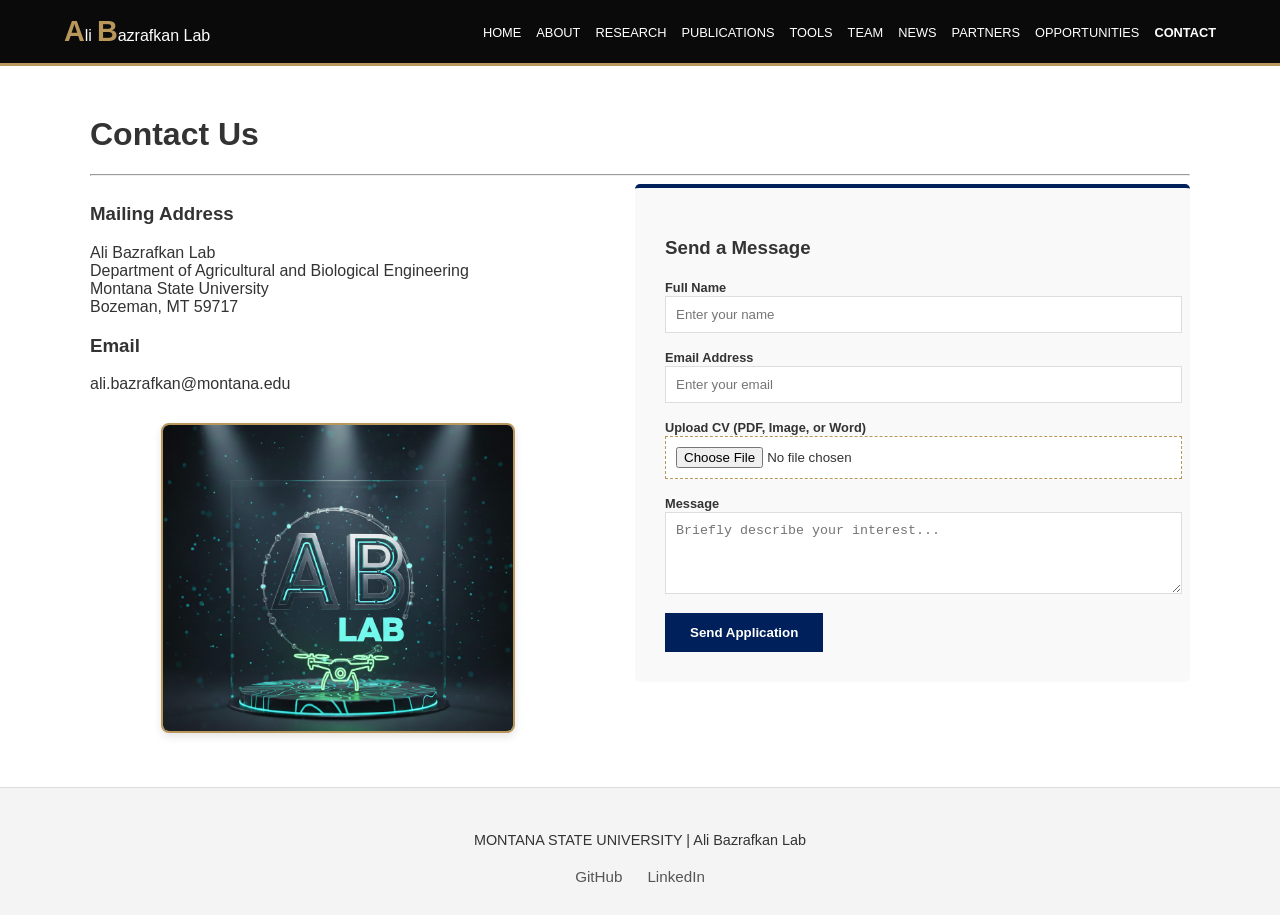
<file: contact.html>
<!DOCTYPE html>
<html lang="en">
<head>
    <meta charset="UTF-8">
    <link rel="stylesheet" href="style.css">
    <title>Contact | Ali Bazrafkan Lab</title>
</head>
<body>
    <nav>
        <a href="index.html" class="logo">
            <span class="bold-letter">A</span><span class="small-text">li</span>
            <span class="bold-letter">B</span><span class="small-text">azrafkan Lab</span>
        </a>
        <ul class="nav-links">
            <li><a href="index.html">Home</a></li>
            <li><a href="about.html">About</a></li>
            <li><a href="research.html">Research</a></li>
            <li><a href="publications.html">Publications</a></li>
            <li><a href="tools.html">Tools</a></li>
            <li><a href="team.html">Team</a></li>
            <li><a href="news.html">News</a></li>
            <li><a href="partners.html">Partners</a></li>
            <li><a href="opportunities.html">Opportunities</a></li>
            <li><a href="contact.html" class="active">Contact</a></li>
        </ul>
    </nav>

    <div class="container">
        <h1>Contact Us</h1>
        <hr>
        <div style="display: flex; gap: 50px; flex-wrap: wrap; align-items: flex-start;">
            
            <div style="flex: 1; min-width: 300px;">
                <h3>Mailing Address</h3>
                <p>Ali Bazrafkan Lab<br>
                Department of Agricultural and Biological Engineering<br>
                Montana State University<br>
                Bozeman, MT 59717</p>
                
                <h3>Email</h3>
                <p>ali.bazrafkan@montana.edu</p>

                <div style="margin-top: 30px; text-align: center;">
                    <img src="lablogo.png" alt="AB Lab Branding" style="width: 100%; max-width: 350px; border-radius: 8px; border: 2px solid var(--msu-gold); box-shadow: 0 4px 8px rgba(0,0,0,0.1);">
                </div>
            </div>
            
            <div style="flex: 1; min-width: 300px; background: #f9f9f9; padding: 30px; border-radius: 5px; border-top: 4px solid var(--msu-blue);">
                <h3>Send a Message</h3>
                <form action="#" method="POST" enctype="multipart/form-data">
                    <label style="font-size: 0.8rem; font-weight: bold;">Full Name</label>
                    <input type="text" name="name" placeholder="Enter your name" style="width: 100%; padding: 10px; margin-bottom: 15px; border: 1px solid #ddd;" required>
                    
                    <label style="font-size: 0.8rem; font-weight: bold;">Email Address</label>
                    <input type="email" name="email" placeholder="Enter your email" style="width: 100%; padding: 10px; margin-bottom: 15px; border: 1px solid #ddd;" required>
                    
                    <label style="font-size: 0.8rem; font-weight: bold;">Upload CV (PDF, Image, or Word)</label>
                    <input type="file" name="cv" accept=".pdf,.doc,.docx,.jpg,.png" style="width: 100%; padding: 10px; margin-bottom: 15px; background: white; border: 1px dashed var(--msu-gold);">
                    
                    <label style="font-size: 0.8rem; font-weight: bold;">Message</label>
                    <textarea name="message" placeholder="Briefly describe your interest..." rows="4" style="width: 100%; padding: 10px; margin-bottom: 15px; border: 1px solid #ddd;"></textarea>
                    
                    <button type="submit" style="background: var(--msu-blue); color: white; padding: 12px 25px; border: none; cursor: pointer; font-weight: bold;">
                        Send Application
                    </button>
                </form>
            </div>
        </div>
    </div>

    <footer>
        <p>MONTANA STATE UNIVERSITY | Ali Bazrafkan Lab</p>
        <div class="footer-socials">
            <a href="https://github.com/AliBgisrs?tab=repositories" target="_blank">GitHub</a>
            <a href="https://www.linkedin.com/in/ali-bazrafkan-phd-424829244/" target="_blank">LinkedIn</a>
        </div>
    </footer>
</body>
</html>
</file>
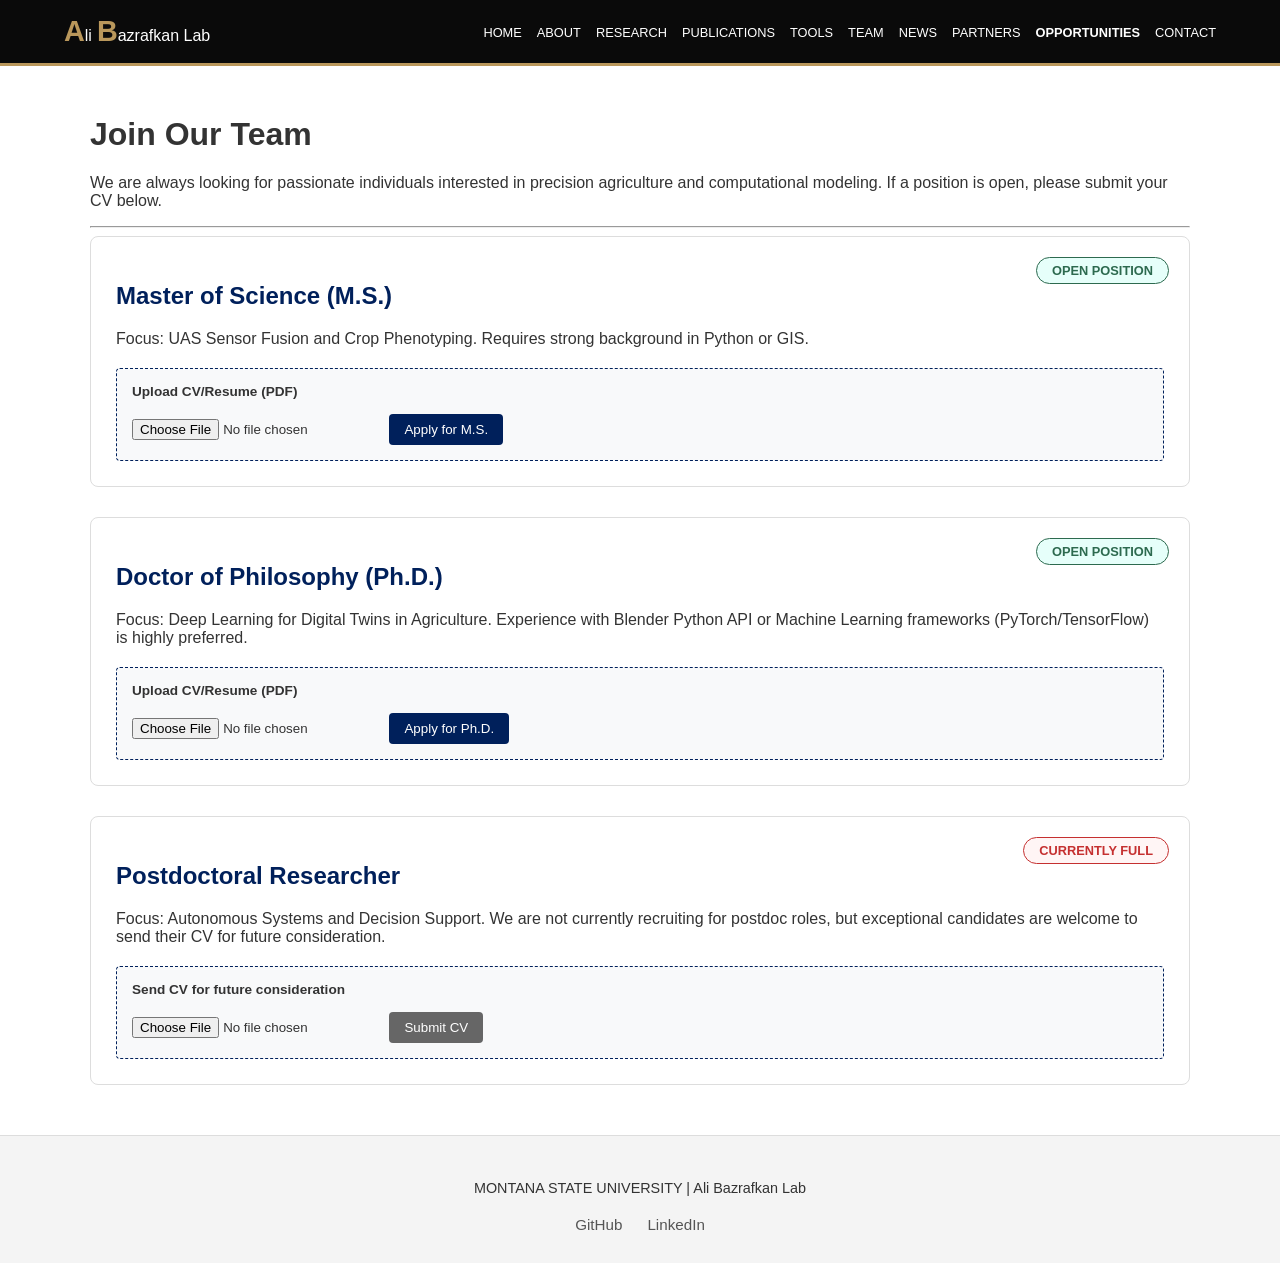
<file: opportunities.html>
<!DOCTYPE html>
<html lang="en">
<head>
    <meta charset="UTF-8">
    <link rel="stylesheet" href="style.css">
    <title>Opportunities | Ali Bazrafkan Lab</title>
    <style>
        /* Specific styles for the Opportunity cards */
        .opp-card {
            border: 1px solid #ddd;
            border-radius: 8px;
            padding: 25px;
            margin-bottom: 30px;
            position: relative;
            background: #fff;
        }

        .status-badge {
            position: absolute;
            top: 20px;
            right: 20px;
            padding: 5px 15px;
            border-radius: 20px;
            font-size: 0.8rem;
            font-weight: bold;
            text-transform: uppercase;
        }

        .open { 
            background-color: #e6fffa; 
            color: #2d6a4f; 
            border: 1px solid #2d6a4f; 
        }
        
        .closed { 
            background-color: #fff5f5; 
            color: #c53030; 
            border: 1px solid #c53030; 
        }

        .upload-box {
            margin-top: 20px;
            padding: 15px;
            background: #f8f9fa;
            border: 1px dashed var(--msu-blue);
            border-radius: 4px;
        }

        .btn-submit {
            background: var(--msu-blue);
            color: white;
            border: none;
            padding: 8px 15px;
            margin-top: 10px;
            cursor: pointer;
            border-radius: 4px;
        }
    </style>
</head>
<body>
    <nav>
        <a href="index.html" class="logo">
            <span class="bold-letter">A</span><span class="small-text">li</span>
            <span class="bold-letter">B</span><span class="small-text">azrafkan Lab</span>
        </a>
        <ul class="nav-links">
            <li><a href="index.html">Home</a></li>
            <li><a href="about.html">About</a></li>
            <li><a href="research.html">Research</a></li>
            <li><a href="publications.html">Publications</a></li>
            <li><a href="tools.html">Tools</a></li>
            <li><a href="team.html">Team</a></li>
            <li><a href="news.html">News</a></li>
            <li><a href="partners.html">Partners</a></li>
            <li><a href="opportunities.html" class="active">Opportunities</a></li>
            <li><a href="contact.html">Contact</a></li>
        </ul>
    </nav>

    <div class="container">
        <h1>Join Our Team</h1>
        <p>We are always looking for passionate individuals interested in precision agriculture and computational modeling. If a position is open, please submit your CV below.</p>
        <hr>

        <div class="opp-card">
            <span class="status-badge open">Open Position</span>
            <h2 style="color: var(--msu-blue);">Master of Science (M.S.)</h2>
            <p>Focus: UAS Sensor Fusion and Crop Phenotyping. Requires strong background in Python or GIS.</p>
            
            <div class="upload-box">
                <form action="#" method="POST" enctype="multipart/form-data">
                    <label style="display:block; font-size:0.85rem; margin-bottom:5px;"><strong>Upload CV/Resume (PDF)</strong></label>
                    <input type="file" name="ms_cv" accept=".pdf" required>
                    <button type="submit" class="btn-submit">Apply for M.S.</button>
                </form>
            </div>
        </div>

        <div class="opp-card">
            <span class="status-badge open">Open Position</span>
            <h2 style="color: var(--msu-blue);">Doctor of Philosophy (Ph.D.)</h2>
            <p>Focus: Deep Learning for Digital Twins in Agriculture. Experience with Blender Python API or Machine Learning frameworks (PyTorch/TensorFlow) is highly preferred.</p>
            
            <div class="upload-box">
                <form action="#" method="POST" enctype="multipart/form-data">
                    <label style="display:block; font-size:0.85rem; margin-bottom:5px;"><strong>Upload CV/Resume (PDF)</strong></label>
                    <input type="file" name="phd_cv" accept=".pdf" required>
                    <button type="submit" class="btn-submit">Apply for Ph.D.</button>
                </form>
            </div>
        </div>

        <div class="opp-card">
            <span class="status-badge closed">Currently Full</span>
            <h2 style="color: var(--msu-blue);">Postdoctoral Researcher</h2>
            <p>Focus: Autonomous Systems and Decision Support. We are not currently recruiting for postdoc roles, but exceptional candidates are welcome to send their CV for future consideration.</p>
            
            <div class="upload-box">
                <form action="#" method="POST" enctype="multipart/form-data">
                    <label style="display:block; font-size:0.85rem; margin-bottom:5px;"><strong>Send CV for future consideration</strong></label>
                    <input type="file" name="postdoc_cv" accept=".pdf">
                    <button type="submit" class="btn-submit" style="background:#666;">Submit CV</button>
                </form>
            </div>
        </div>

    </div>

    <footer>
        <p>MONTANA STATE UNIVERSITY | Ali Bazrafkan Lab</p>
        <div class="footer-socials">
            <a href="https://github.com/AliBgisrs?tab=repositories" target="_blank">GitHub</a>
            <a href="https://www.linkedin.com/in/ali-bazrafkan-phd-424829244/" target="_blank">LinkedIn</a>
        </div>
    </footer>
</body>
</html>
</file>
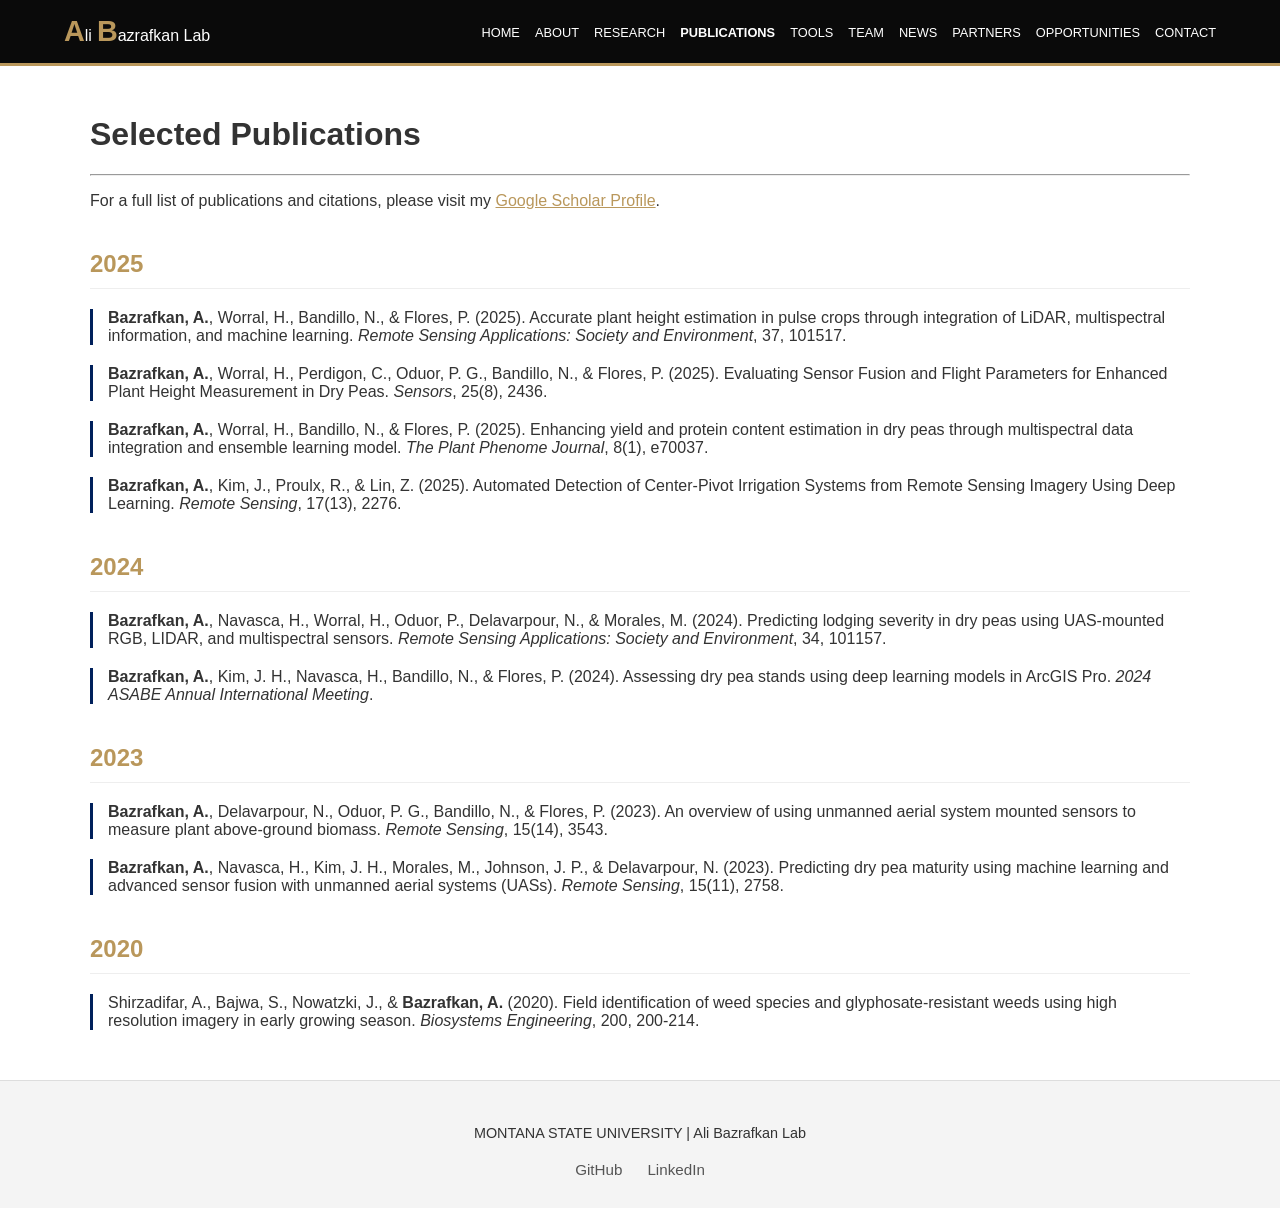
<file: publications.html>
<!DOCTYPE html>
<html lang="en">
<head>
    <meta charset="UTF-8">
    <link rel="stylesheet" href="style.css">
    <title>Publications | Ali Bazrafkan Lab</title>
</head>
<body>
    <nav>
        <a href="index.html" class="logo">
            <span class="bold-letter">A</span><span class="small-text">li</span>
            <span class="bold-letter">B</span><span class="small-text">azrafkan Lab</span>
        </a>
        <ul class="nav-links">
            <li><a href="index.html">Home</a></li>
            <li><a href="about.html">About</a></li>
            <li><a href="research.html">Research</a></li>
            <li><a href="publications.html" class="active">Publications</a></li>
            <li><a href="tools.html">Tools</a></li>
            <li><a href="team.html">Team</a></li>
            <li><a href="news.html">News</a></li>
            <li><a href="partners.html">Partners</a></li>
            <li><a href="opportunities.html">Opportunities</a></li>
            <li><a href="contact.html">Contact</a></li>
        </ul>
    </nav>

    <div class="container">
        <h1>Selected Publications</h1>
        <hr>
        <p>For a full list of publications and citations, please visit my <a href="https://scholar.google.com/citations?user=aPv6QYgAAAAJ" target="_blank" style="color: var(--msu-gold);">Google Scholar Profile</a>.</p>

        <h2 style="color: var(--msu-gold); border-bottom: 1px solid #eee; padding-bottom: 10px; margin-top: 40px;">2025</h2>
        <ul style="list-style: none; padding: 0;">
            <li style="margin-bottom: 20px; border-left: 3px solid var(--msu-blue); padding-left: 15px;">
                <strong>Bazrafkan, A.</strong>, Worral, H., Bandillo, N., & Flores, P. (2025). Accurate plant height estimation in pulse crops through integration of LiDAR, multispectral information, and machine learning. <em>Remote Sensing Applications: Society and Environment</em>, 37, 101517.
            </li>
            <li style="margin-bottom: 20px; border-left: 3px solid var(--msu-blue); padding-left: 15px;">
                <strong>Bazrafkan, A.</strong>, Worral, H., Perdigon, C., Oduor, P. G., Bandillo, N., & Flores, P. (2025). Evaluating Sensor Fusion and Flight Parameters for Enhanced Plant Height Measurement in Dry Peas. <em>Sensors</em>, 25(8), 2436.
            </li>
            <li style="margin-bottom: 20px; border-left: 3px solid var(--msu-blue); padding-left: 15px;">
                <strong>Bazrafkan, A.</strong>, Worral, H., Bandillo, N., & Flores, P. (2025). Enhancing yield and protein content estimation in dry peas through multispectral data integration and ensemble learning model. <em>The Plant Phenome Journal</em>, 8(1), e70037.
            </li>
            <li style="margin-bottom: 20px; border-left: 3px solid var(--msu-blue); padding-left: 15px;">
                <strong>Bazrafkan, A.</strong>, Kim, J., Proulx, R., & Lin, Z. (2025). Automated Detection of Center-Pivot Irrigation Systems from Remote Sensing Imagery Using Deep Learning. <em>Remote Sensing</em>, 17(13), 2276.
            </li>
        </ul>

        <h2 style="color: var(--msu-gold); border-bottom: 1px solid #eee; padding-bottom: 10px; margin-top: 40px;">2024</h2>
        <ul style="list-style: none; padding: 0;">
            <li style="margin-bottom: 20px; border-left: 3px solid var(--msu-blue); padding-left: 15px;">
                <strong>Bazrafkan, A.</strong>, Navasca, H., Worral, H., Oduor, P., Delavarpour, N., & Morales, M. (2024). Predicting lodging severity in dry peas using UAS-mounted RGB, LIDAR, and multispectral sensors. <em>Remote Sensing Applications: Society and Environment</em>, 34, 101157.
            </li>
            <li style="margin-bottom: 20px; border-left: 3px solid var(--msu-blue); padding-left: 15px;">
                <strong>Bazrafkan, A.</strong>, Kim, J. H., Navasca, H., Bandillo, N., & Flores, P. (2024). Assessing dry pea stands using deep learning models in ArcGIS Pro. <em>2024 ASABE Annual International Meeting</em>.
            </li>
        </ul>

        <h2 style="color: var(--msu-gold); border-bottom: 1px solid #eee; padding-bottom: 10px; margin-top: 40px;">2023</h2>
        <ul style="list-style: none; padding: 0;">
            <li style="margin-bottom: 20px; border-left: 3px solid var(--msu-blue); padding-left: 15px;">
                <strong>Bazrafkan, A.</strong>, Delavarpour, N., Oduor, P. G., Bandillo, N., & Flores, P. (2023). An overview of using unmanned aerial system mounted sensors to measure plant above-ground biomass. <em>Remote Sensing</em>, 15(14), 3543.
            </li>
            <li style="margin-bottom: 20px; border-left: 3px solid var(--msu-blue); padding-left: 15px;">
                <strong>Bazrafkan, A.</strong>, Navasca, H., Kim, J. H., Morales, M., Johnson, J. P., & Delavarpour, N. (2023). Predicting dry pea maturity using machine learning and advanced sensor fusion with unmanned aerial systems (UASs). <em>Remote Sensing</em>, 15(11), 2758.
            </li>
        </ul>

        <h2 style="color: var(--msu-gold); border-bottom: 1px solid #eee; padding-bottom: 10px; margin-top: 40px;">2020</h2>
        <ul style="list-style: none; padding: 0;">
            <li style="margin-bottom: 20px; border-left: 3px solid var(--msu-blue); padding-left: 15px;">
                Shirzadifar, A., Bajwa, S., Nowatzki, J., & <strong>Bazrafkan, A.</strong> (2020). Field identification of weed species and glyphosate-resistant weeds using high resolution imagery in early growing season. <em>Biosystems Engineering</em>, 200, 200-214.
            </li>
        </ul>
    </div>

    <footer>
        <p>MONTANA STATE UNIVERSITY | Ali Bazrafkan Lab</p>
        <div class="footer-socials">
            <a href="https://github.com/AliBgisrs?tab=repositories" target="_blank">GitHub</a>
            <a href="https://www.linkedin.com/in/ali-bazrafkan-phd-424829244/" target="_blank">LinkedIn</a>
        </div>
    </footer>
</body>
</html>
</file>
<file: style.css>
:root {
    --msu-blue: #00205B;
    --msu-gold: #B9975B;
    --nav-bg: #0a0a0a;
}

body { font-family: 'Roboto', sans-serif; margin: 0; background: #fff; color: #333; }

/* Branding: Ali Bazrafkan Lab */
.logo { color: white; text-decoration: none; display: flex; align-items: baseline; }
.logo .bold-letter { font-size: 1.8rem; font-weight: 800; color: var(--msu-gold); }
.logo .small-text { font-size: 1rem; font-weight: 400; margin-right: 5px; }

/* Navigation */
nav {
    background-color: var(--nav-bg);
    padding: 15px 5%;
    display: flex;
    justify-content: space-between;
    align-items: center;
    border-bottom: 3px solid var(--msu-gold);
    position: sticky;
    top: 0;
    z-index: 1000;
}

.nav-links { display: flex; list-style: none; margin: 0; }
.nav-links li { margin-left: 15px; }
.nav-links a { color: #fff; text-decoration: none; font-size: 0.8rem; text-transform: uppercase; }
.nav-links a:hover, .active { color: var(--msu-gold); font-weight: bold; }

/* Structure */
.container { max-width: 1100px; margin: 50px auto; padding: 0 20px; min-height: 60vh; }
.hero { 
    height: 55vh; 
    background: linear-gradient(rgba(0,32,91,0.7), rgba(0,32,91,0.7)), 
                url('transition.gif') center/cover; /* Just change the filename here */
    display: flex; 
    flex-direction: column; 
    justify-content: left; 
    align-items: center; 
    color: white; 
    text-align: center;
}
footer { padding: 30px; text-align: center; background: #f4f4f4; border-top: 1px solid #ddd; font-size: 0.9rem; }


.footer-socials {
    margin-top: 20px;
    display: flex;
    justify-content: center;
    gap: 25px;
}

.footer-socials a {
    color: #555;
    text-decoration: none;
    font-size: 0.95rem;
    display: flex;
    align-items: center;
    transition: 0.3s ease;
}

.footer-socials a:hover {
    color: var(--msu-gold);
}

.footer-socials img {
    opacity: 0.8;
}

.footer-socials a:hover img {
    opacity: 1;
}
</file>
